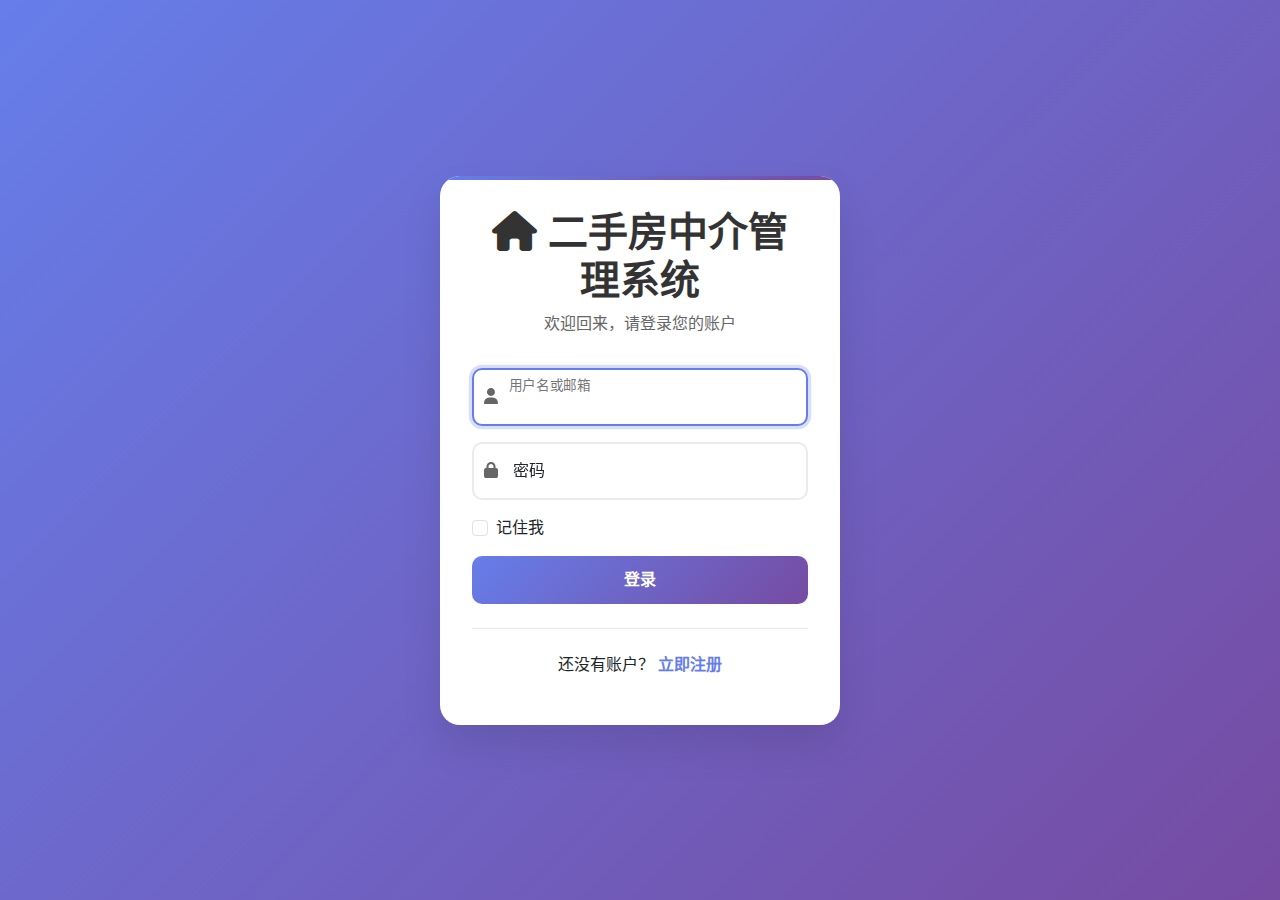
<file: static/login.html>
<!DOCTYPE html>
<html lang="zh-CN">
<head>
    <meta charset="UTF-8">
    <meta name="viewport" content="width=device-width, initial-scale=1.0">
    <title>登录 - 二手房中介管理系统</title>
    <link href="https://cdn.jsdelivr.net/npm/bootstrap@5.1.3/dist/css/bootstrap.min.css" rel="stylesheet">
    <link href="https://cdnjs.cloudflare.com/ajax/libs/font-awesome/6.0.0/css/all.min.css" rel="stylesheet">
    <style>
        body {
            background: linear-gradient(135deg, #667eea 0%, #764ba2 100%);
            min-height: 100vh;
            display: flex;
            align-items: center;
            justify-content: center;
            font-family: 'Segoe UI', Tahoma, Geneva, Verdana, sans-serif;
        }
        
        .login-container {
            background: white;
            border-radius: 20px;
            box-shadow: 0 20px 40px rgba(0,0,0,0.1);
            padding: 2rem;
            width: 100%;
            max-width: 400px;
            position: relative;
            overflow: hidden;
        }
        
        .login-container::before {
            content: '';
            position: absolute;
            top: 0;
            left: 0;
            right: 0;
            height: 4px;
            background: linear-gradient(90deg, #667eea, #764ba2);
        }
        
        .login-header {
            text-align: center;
            margin-bottom: 2rem;
        }
        
        .login-header h1 {
            color: #333;
            margin-bottom: 0.5rem;
            font-weight: 600;
        }
        
        .login-header p {
            color: #666;
            margin-bottom: 0;
        }
        
        .form-floating {
            margin-bottom: 1rem;
        }
        
        .form-floating input {
            border: 2px solid #e9ecef;
            border-radius: 10px;
            transition: all 0.3s ease;
        }
        
        .form-floating input:focus {
            border-color: #667eea;
            box-shadow: 0 0 0 0.2rem rgba(102, 126, 234, 0.25);
        }
        
        .btn-login {
            background: linear-gradient(135deg, #667eea, #764ba2);
            border: none;
            border-radius: 10px;
            padding: 12px;
            width: 100%;
            font-weight: 600;
            transition: all 0.3s ease;
            position: relative;
            overflow: hidden;
        }
        
        .btn-login:hover {
            background: linear-gradient(135deg, #5a6fd8, #6a42a0);
            transform: translateY(-2px);
            box-shadow: 0 5px 15px rgba(102, 126, 234, 0.4);
        }
        
        .btn-login:active {
            transform: translateY(0);
        }
        
        .form-check {
            margin: 1rem 0;
        }
        
        .form-check-input:checked {
            background-color: #667eea;
            border-color: #667eea;
        }
        
        .register-link {
            text-align: center;
            margin-top: 1.5rem;
            padding-top: 1.5rem;
            border-top: 1px solid #e9ecef;
        }
        
        .register-link a {
            color: #667eea;
            text-decoration: none;
            font-weight: 600;
            transition: color 0.3s ease;
        }
        
        .register-link a:hover {
            color: #764ba2;
        }
        
        .alert {
            border-radius: 10px;
            margin-bottom: 1rem;
        }
        
        .spinner-border {
            width: 1rem;
            height: 1rem;
            margin-right: 0.5rem;
        }
        
        .loading {
            opacity: 0.7;
            pointer-events: none;
        }
        
        .form-floating > .form-control {
            height: calc(3.5rem + 2px);
        }
        
        .icon-wrapper {
            position: absolute;
            left: 12px;
            top: 50%;
            transform: translateY(-50%);
            color: #666;
            z-index: 5;
        }
        
        .form-floating.has-icon > .form-control {
            padding-left: 2.5rem;
        }
        
        .form-floating.has-icon > label {
            padding-left: 2.5rem;
        }
        
        @media (max-width: 480px) {
            .login-container {
                margin: 1rem;
                padding: 1.5rem;
            }
        }
    </style>
</head>
<body>
    <div class="login-container">
        <div class="login-header">
            <h1><i class="fas fa-home"></i> 二手房中介管理系统</h1>
            <p>欢迎回来，请登录您的账户</p>
        </div>
        
        <form id="loginForm">
            <div class="form-floating has-icon">
                <div class="icon-wrapper">
                    <i class="fas fa-user"></i>
                </div>
                <input type="text" class="form-control" id="username" placeholder="用户名或邮箱" required>
                <label for="username">用户名或邮箱</label>
            </div>
            
            <div class="form-floating has-icon">
                <div class="icon-wrapper">
                    <i class="fas fa-lock"></i>
                </div>
                <input type="password" class="form-control" id="password" placeholder="密码" required>
                <label for="password">密码</label>
            </div>
            
            <div class="form-check">
                <input class="form-check-input" type="checkbox" id="rememberMe">
                <label class="form-check-label" for="rememberMe">
                    记住我
                </label>
            </div>
            
            <button type="submit" class="btn btn-primary btn-login">
                <span class="login-text">登录</span>
                <div class="spinner-border spinner-border-sm d-none" role="status">
                    <span class="visually-hidden">Loading...</span>
                </div>
            </button>
        </form>
        
        <div class="register-link">
            <p>还没有账户？ <a href="/register">立即注册</a></p>
        </div>
    </div>
    
    <!-- Bootstrap JS -->
    <script src="https://cdn.jsdelivr.net/npm/bootstrap@5.1.3/dist/js/bootstrap.bundle.min.js"></script>
    
    <script>
        document.getElementById('loginForm').addEventListener('submit', async function(e) {
            e.preventDefault();
            
            const username = document.getElementById('username').value;
            const password = document.getElementById('password').value;
            const form = e.target;
            const submitBtn = form.querySelector('button[type="submit"]');
            const loginText = submitBtn.querySelector('.login-text');
            const spinner = submitBtn.querySelector('.spinner-border');
            
            // 显示加载状态
            submitBtn.classList.add('loading');
            loginText.textContent = '登录中...';
            spinner.classList.remove('d-none');
            
            try {
                const response = await fetch('/api/login', {
                    method: 'POST',
                    headers: {
                        'Content-Type': 'application/json',
                    },
                    credentials: 'include',
                    body: JSON.stringify({
                        username: username,
                        password: password
                    })
                });
                
                const data = await response.json();
                
                if (response.ok) {
                    // 登录成功
                    showAlert('登录成功，正在跳转...', 'success');
                    
                    // 延迟跳转
                    setTimeout(() => {
                        window.location.href = '/';
                    }, 1500);
                } else {
                    // 登录失败
                    showAlert(data.error || '登录失败', 'danger');
                }
            } catch (error) {
                console.error('登录请求失败:', error);
                showAlert('网络错误，请重试', 'danger');
            } finally {
                // 恢复按钮状态
                submitBtn.classList.remove('loading');
                loginText.textContent = '登录';
                spinner.classList.add('d-none');
            }
        });
        
        function showAlert(message, type) {
            // 移除现有的alert
            const existingAlert = document.querySelector('.alert');
            if (existingAlert) {
                existingAlert.remove();
            }
            
            // 创建新的alert
            const alertDiv = document.createElement('div');
            alertDiv.className = `alert alert-${type} alert-dismissible fade show`;
            alertDiv.innerHTML = `
                ${message}
                <button type="button" class="btn-close" data-bs-dismiss="alert"></button>
            `;
            
            // 插入到表单前面
            const form = document.getElementById('loginForm');
            form.parentNode.insertBefore(alertDiv, form);
            
            // 自动消失
            setTimeout(() => {
                if (alertDiv.parentNode) {
                    alertDiv.remove();
                }
            }, 5000);
        }
        
        // 回车键快速登录
        document.addEventListener('keypress', function(e) {
            if (e.key === 'Enter') {
                document.getElementById('loginForm').dispatchEvent(new Event('submit'));
            }
        });
        
        // 自动聚焦到用户名输入框
        document.getElementById('username').focus();
    </script>
</body>
</html>
</file>
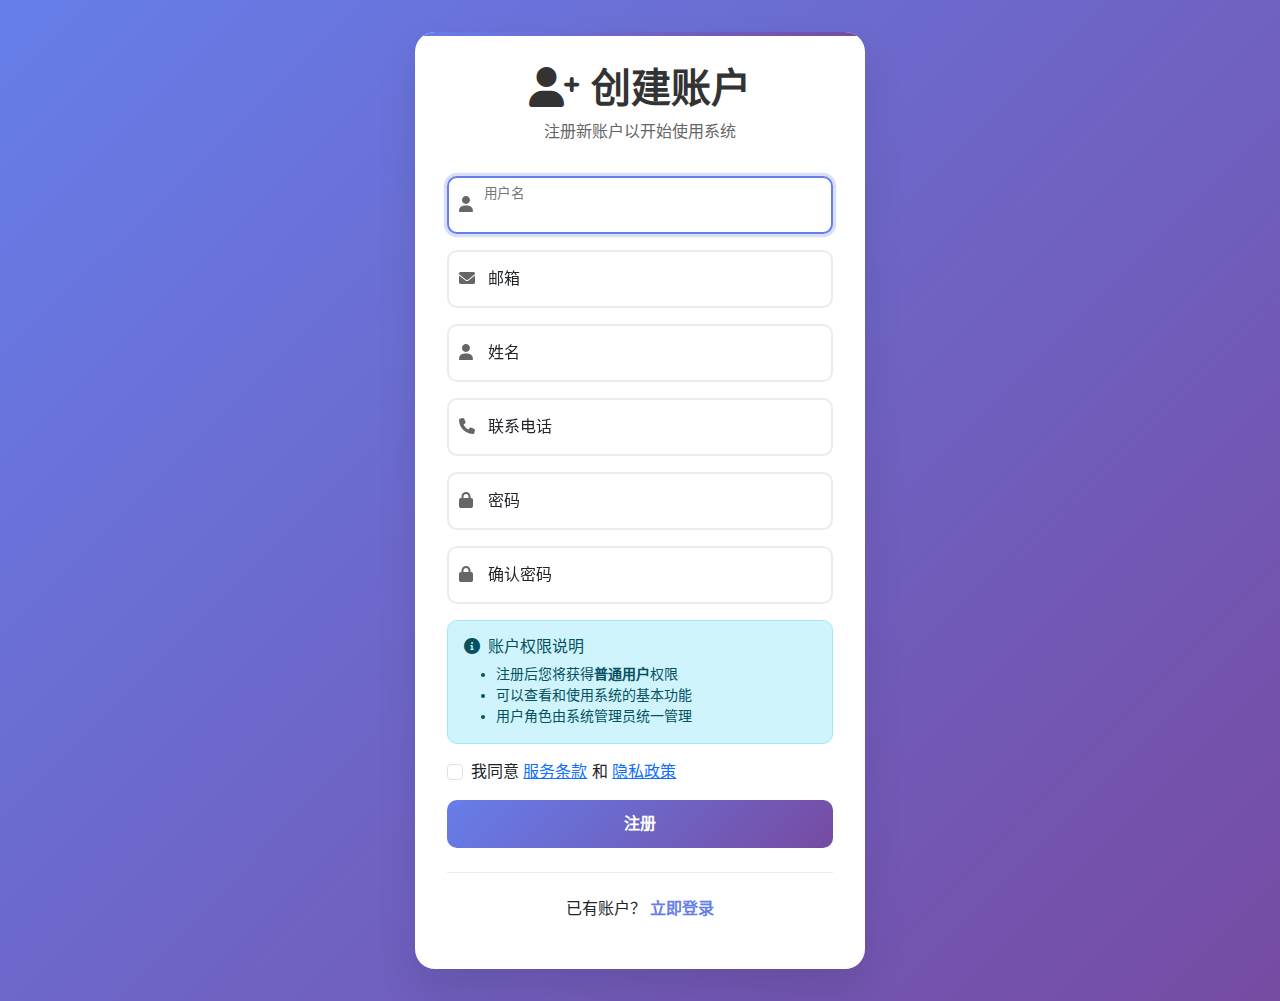
<file: static/register.html>
<!DOCTYPE html>
<html lang="zh-CN">
<head>
    <meta charset="UTF-8">
    <meta name="viewport" content="width=device-width, initial-scale=1.0">
    <title>注册 - 二手房中介管理系统</title>
    <link href="https://cdn.jsdelivr.net/npm/bootstrap@5.1.3/dist/css/bootstrap.min.css" rel="stylesheet">
    <link href="https://cdnjs.cloudflare.com/ajax/libs/font-awesome/6.0.0/css/all.min.css" rel="stylesheet">
    <style>
        body {
            background: linear-gradient(135deg, #667eea 0%, #764ba2 100%);
            min-height: 100vh;
            display: flex;
            align-items: center;
            justify-content: center;
            font-family: 'Segoe UI', Tahoma, Geneva, Verdana, sans-serif;
            padding: 2rem 0;
        }
        
        .register-container {
            background: white;
            border-radius: 20px;
            box-shadow: 0 20px 40px rgba(0,0,0,0.1);
            padding: 2rem;
            width: 100%;
            max-width: 450px;
            position: relative;
            overflow: hidden;
        }
        
        .register-container::before {
            content: '';
            position: absolute;
            top: 0;
            left: 0;
            right: 0;
            height: 4px;
            background: linear-gradient(90deg, #667eea, #764ba2);
        }
        
        .register-header {
            text-align: center;
            margin-bottom: 2rem;
        }
        
        .register-header h1 {
            color: #333;
            margin-bottom: 0.5rem;
            font-weight: 600;
        }
        
        .register-header p {
            color: #666;
            margin-bottom: 0;
        }
        
        .form-floating {
            margin-bottom: 1rem;
        }
        
        .form-floating input,
        .form-floating select {
            border: 2px solid #e9ecef;
            border-radius: 10px;
            transition: all 0.3s ease;
        }
        
        .form-floating input:focus,
        .form-floating select:focus {
            border-color: #667eea;
            box-shadow: 0 0 0 0.2rem rgba(102, 126, 234, 0.25);
        }
        
        .btn-register {
            background: linear-gradient(135deg, #667eea, #764ba2);
            border: none;
            border-radius: 10px;
            padding: 12px;
            width: 100%;
            font-weight: 600;
            transition: all 0.3s ease;
            position: relative;
            overflow: hidden;
        }
        
        .btn-register:hover {
            background: linear-gradient(135deg, #5a6fd8, #6a42a0);
            transform: translateY(-2px);
            box-shadow: 0 5px 15px rgba(102, 126, 234, 0.4);
        }
        
        .btn-register:active {
            transform: translateY(0);
        }
        
        .form-check {
            margin: 1rem 0;
        }
        
        .form-check-input:checked {
            background-color: #667eea;
            border-color: #667eea;
        }
        
        .login-link {
            text-align: center;
            margin-top: 1.5rem;
            padding-top: 1.5rem;
            border-top: 1px solid #e9ecef;
        }
        
        .login-link a {
            color: #667eea;
            text-decoration: none;
            font-weight: 600;
            transition: color 0.3s ease;
        }
        
        .login-link a:hover {
            color: #764ba2;
        }
        
        .alert {
            border-radius: 10px;
            margin-bottom: 1rem;
        }
        
        .spinner-border {
            width: 1rem;
            height: 1rem;
            margin-right: 0.5rem;
        }
        
        .loading {
            opacity: 0.7;
            pointer-events: none;
        }
        
        .form-floating > .form-control,
        .form-floating > .form-select {
            height: calc(3.5rem + 2px);
        }
        
        .icon-wrapper {
            position: absolute;
            left: 12px;
            top: 50%;
            transform: translateY(-50%);
            color: #666;
            z-index: 5;
        }
        
        .form-floating.has-icon > .form-control {
            padding-left: 2.5rem;
        }
        
        .form-floating.has-icon > label {
            padding-left: 2.5rem;
        }
        
        .password-strength {
            margin-top: 0.5rem;
            font-size: 0.875rem;
        }
        
        .strength-weak { color: #dc3545; }
        .strength-medium { color: #fd7e14; }
        .strength-strong { color: #198754; }
        
        .password-requirements {
            font-size: 0.8rem;
            color: #666;
            margin-top: 0.5rem;
        }
        
        .password-requirements ul {
            margin: 0;
            padding-left: 1.2rem;
        }
        
        .password-requirements li {
            margin: 0.2rem 0;
        }
        
        .password-requirements li.valid {
            color: #198754;
        }
        
        .password-requirements li.invalid {
            color: #dc3545;
        }
        
        @media (max-width: 480px) {
            .register-container {
                margin: 1rem;
                padding: 1.5rem;
            }
        }
    </style>
</head>
<body>
    <div class="register-container">
        <div class="register-header">
            <h1><i class="fas fa-user-plus"></i> 创建账户</h1>
            <p>注册新账户以开始使用系统</p>
        </div>
        
        <form id="registerForm">
            <div class="form-floating has-icon">
                <div class="icon-wrapper">
                    <i class="fas fa-user"></i>
                </div>
                <input type="text" class="form-control" id="username" placeholder="用户名" required>
                <label for="username">用户名</label>
            </div>
            
            <div class="form-floating has-icon">
                <div class="icon-wrapper">
                    <i class="fas fa-envelope"></i>
                </div>
                <input type="email" class="form-control" id="email" placeholder="邮箱" required>
                <label for="email">邮箱</label>
            </div>
            
            <div class="form-floating has-icon">
                <div class="icon-wrapper">
                    <i class="fas fa-user"></i>
                </div>
                <input type="text" class="form-control" id="fullName" placeholder="姓名">
                <label for="fullName">姓名</label>
            </div>
            
            <div class="form-floating has-icon">
                <div class="icon-wrapper">
                    <i class="fas fa-phone"></i>
                </div>
                <input type="tel" class="form-control" id="phone" placeholder="联系电话">
                <label for="phone">联系电话</label>
            </div>
            
            <div class="form-floating has-icon">
                <div class="icon-wrapper">
                    <i class="fas fa-lock"></i>
                </div>
                <input type="password" class="form-control" id="password" placeholder="密码" required>
                <label for="password">密码</label>
                <div class="password-strength d-none">
                    <span id="strengthText"></span>
                </div>
                <div class="password-requirements d-none">
                    <ul>
                        <li id="req-length">至少8个字符</li>
                        <li id="req-uppercase">包含大写字母</li>
                        <li id="req-lowercase">包含小写字母</li>
                        <li id="req-number">包含数字</li>
                    </ul>
                </div>
            </div>
            
            <div class="form-floating has-icon">
                <div class="icon-wrapper">
                    <i class="fas fa-lock"></i>
                </div>
                <input type="password" class="form-control" id="confirmPassword" placeholder="确认密码" required>
                <label for="confirmPassword">确认密码</label>
            </div>
            
            <!-- 角色说明 -->
            <div class="alert alert-info mb-3">
                <h6 class="mb-2"><i class="fas fa-info-circle me-2"></i>账户权限说明</h6>
                <ul class="mb-0 small">
                    <li>注册后您将获得<strong>普通用户</strong>权限</li>
                    <li>可以查看和使用系统的基本功能</li>
                    <li>用户角色由系统管理员统一管理</li>
                </ul>
            </div>
            
            <div class="form-check">
                <input class="form-check-input" type="checkbox" id="agreeTerms" required>
                <label class="form-check-label" for="agreeTerms">
                    我同意 <a href="#" class="text-primary">服务条款</a> 和 <a href="#" class="text-primary">隐私政策</a>
                </label>
            </div>
            
            <button type="submit" class="btn btn-primary btn-register">
                <span class="register-text">注册</span>
                <div class="spinner-border spinner-border-sm d-none" role="status">
                    <span class="visually-hidden">Loading...</span>
                </div>
            </button>
        </form>
        
        <div class="login-link">
            <p>已有账户？ <a href="/login">立即登录</a></p>
        </div>
    </div>
    
    <!-- Bootstrap JS -->
    <script src="https://cdn.jsdelivr.net/npm/bootstrap@5.1.3/dist/js/bootstrap.bundle.min.js"></script>
    
    <script>
        const passwordInput = document.getElementById('password');
        const confirmPasswordInput = document.getElementById('confirmPassword');
        const strengthIndicator = document.querySelector('.password-strength');
        const strengthText = document.getElementById('strengthText');
        const requirements = document.querySelector('.password-requirements');
        
        // 密码强度检查
        passwordInput.addEventListener('input', function() {
            const password = this.value;
            
            if (password.length > 0) {
                strengthIndicator.classList.remove('d-none');
                requirements.classList.remove('d-none');
                
                // 检查密码要求
                checkPasswordRequirements(password);
                
                // 计算密码强度
                const strength = calculatePasswordStrength(password);
                updateStrengthDisplay(strength);
            } else {
                strengthIndicator.classList.add('d-none');
                requirements.classList.add('d-none');
            }
        });
        
        function checkPasswordRequirements(password) {
            const reqs = {
                length: password.length >= 8,
                uppercase: /[A-Z]/.test(password),
                lowercase: /[a-z]/.test(password),
                number: /[0-9]/.test(password)
            };
            
            Object.keys(reqs).forEach(key => {
                const element = document.getElementById(`req-${key}`);
                if (reqs[key]) {
                    element.classList.add('valid');
                    element.classList.remove('invalid');
                } else {
                    element.classList.add('invalid');
                    element.classList.remove('valid');
                }
            });
        }
        
        function calculatePasswordStrength(password) {
            let score = 0;
            
            // 长度
            if (password.length >= 8) score += 1;
            if (password.length >= 12) score += 1;
            
            // 字符类型
            if (/[a-z]/.test(password)) score += 1;
            if (/[A-Z]/.test(password)) score += 1;
            if (/[0-9]/.test(password)) score += 1;
            if (/[^A-Za-z0-9]/.test(password)) score += 1;
            
            return score;
        }
        
        function updateStrengthDisplay(score) {
            let text, className;
            
            if (score <= 2) {
                text = '弱';
                className = 'strength-weak';
            } else if (score <= 4) {
                text = '中等';
                className = 'strength-medium';
            } else {
                text = '强';
                className = 'strength-strong';
            }
            
            strengthText.textContent = `密码强度: ${text}`;
            strengthText.className = className;
        }
        
        // 表单提交
        document.getElementById('registerForm').addEventListener('submit', async function(e) {
            e.preventDefault();
            
            const formData = {
                username: document.getElementById('username').value,
                email: document.getElementById('email').value,
                full_name: document.getElementById('fullName').value,
                phone: document.getElementById('phone').value,
                password: document.getElementById('password').value
            };
            
            const confirmPassword = document.getElementById('confirmPassword').value;
            
            // 验证密码匹配
            if (formData.password !== confirmPassword) {
                showAlert('两次输入的密码不匹配', 'danger');
                return;
            }
            
            // 验证密码强度
            const strength = calculatePasswordStrength(formData.password);
            if (strength < 3) {
                showAlert('密码强度太弱，请设置更强的密码', 'warning');
                return;
            }
            
            const form = e.target;
            const submitBtn = form.querySelector('button[type="submit"]');
            const registerText = submitBtn.querySelector('.register-text');
            const spinner = submitBtn.querySelector('.spinner-border');
            
            // 显示加载状态
            submitBtn.classList.add('loading');
            registerText.textContent = '注册中...';
            spinner.classList.remove('d-none');
            
            try {
                const response = await fetch('/api/register', {
                    method: 'POST',
                    headers: {
                        'Content-Type': 'application/json',
                    },
                    body: JSON.stringify(formData)
                });
                
                const data = await response.json();
                
                if (response.ok) {
                    // 注册成功
                    showAlert('注册成功！正在跳转到登录页面...', 'success');
                    
                    // 延迟跳转
                    setTimeout(() => {
                        window.location.href = '/login';
                    }, 2000);
                } else {
                    // 注册失败
                    showAlert(data.error || '注册失败', 'danger');
                }
            } catch (error) {
                console.error('注册请求失败:', error);
                showAlert('网络错误，请重试', 'danger');
            } finally {
                // 恢复按钮状态
                submitBtn.classList.remove('loading');
                registerText.textContent = '注册';
                spinner.classList.add('d-none');
            }
        });
        
        function showAlert(message, type) {
            // 移除现有的alert
            const existingAlert = document.querySelector('.alert');
            if (existingAlert) {
                existingAlert.remove();
            }
            
            // 创建新的alert
            const alertDiv = document.createElement('div');
            alertDiv.className = `alert alert-${type} alert-dismissible fade show`;
            alertDiv.innerHTML = `
                ${message}
                <button type="button" class="btn-close" data-bs-dismiss="alert"></button>
            `;
            
            // 插入到表单前面
            const form = document.getElementById('registerForm');
            form.parentNode.insertBefore(alertDiv, form);
            
            // 自动消失
            setTimeout(() => {
                if (alertDiv.parentNode) {
                    alertDiv.remove();
                }
            }, 5000);
        }
        
        // 实时验证用户名
        document.getElementById('username').addEventListener('blur', async function() {
            const username = this.value;
            if (username.length < 3) {
                this.setCustomValidity('用户名至少需要3个字符');
                return;
            }
            this.setCustomValidity('');
        });
        
        // 实时验证邮箱格式
        document.getElementById('email').addEventListener('blur', function() {
            const email = this.value;
            const emailRegex = /^[^\s@]+@[^\s@]+\.[^\s@]+$/;
            if (!emailRegex.test(email)) {
                this.setCustomValidity('请输入有效的邮箱地址');
                return;
            }
            this.setCustomValidity('');
        });
        
        // 实时验证密码匹配
        confirmPasswordInput.addEventListener('blur', function() {
            const password = document.getElementById('password').value;
            const confirmPassword = this.value;
            
            if (password !== confirmPassword) {
                this.setCustomValidity('两次输入的密码不匹配');
                return;
            }
            this.setCustomValidity('');
        });
        
        // 自动聚焦到用户名输入框
        document.getElementById('username').focus();
    </script>
</body>
</html>
</file>
